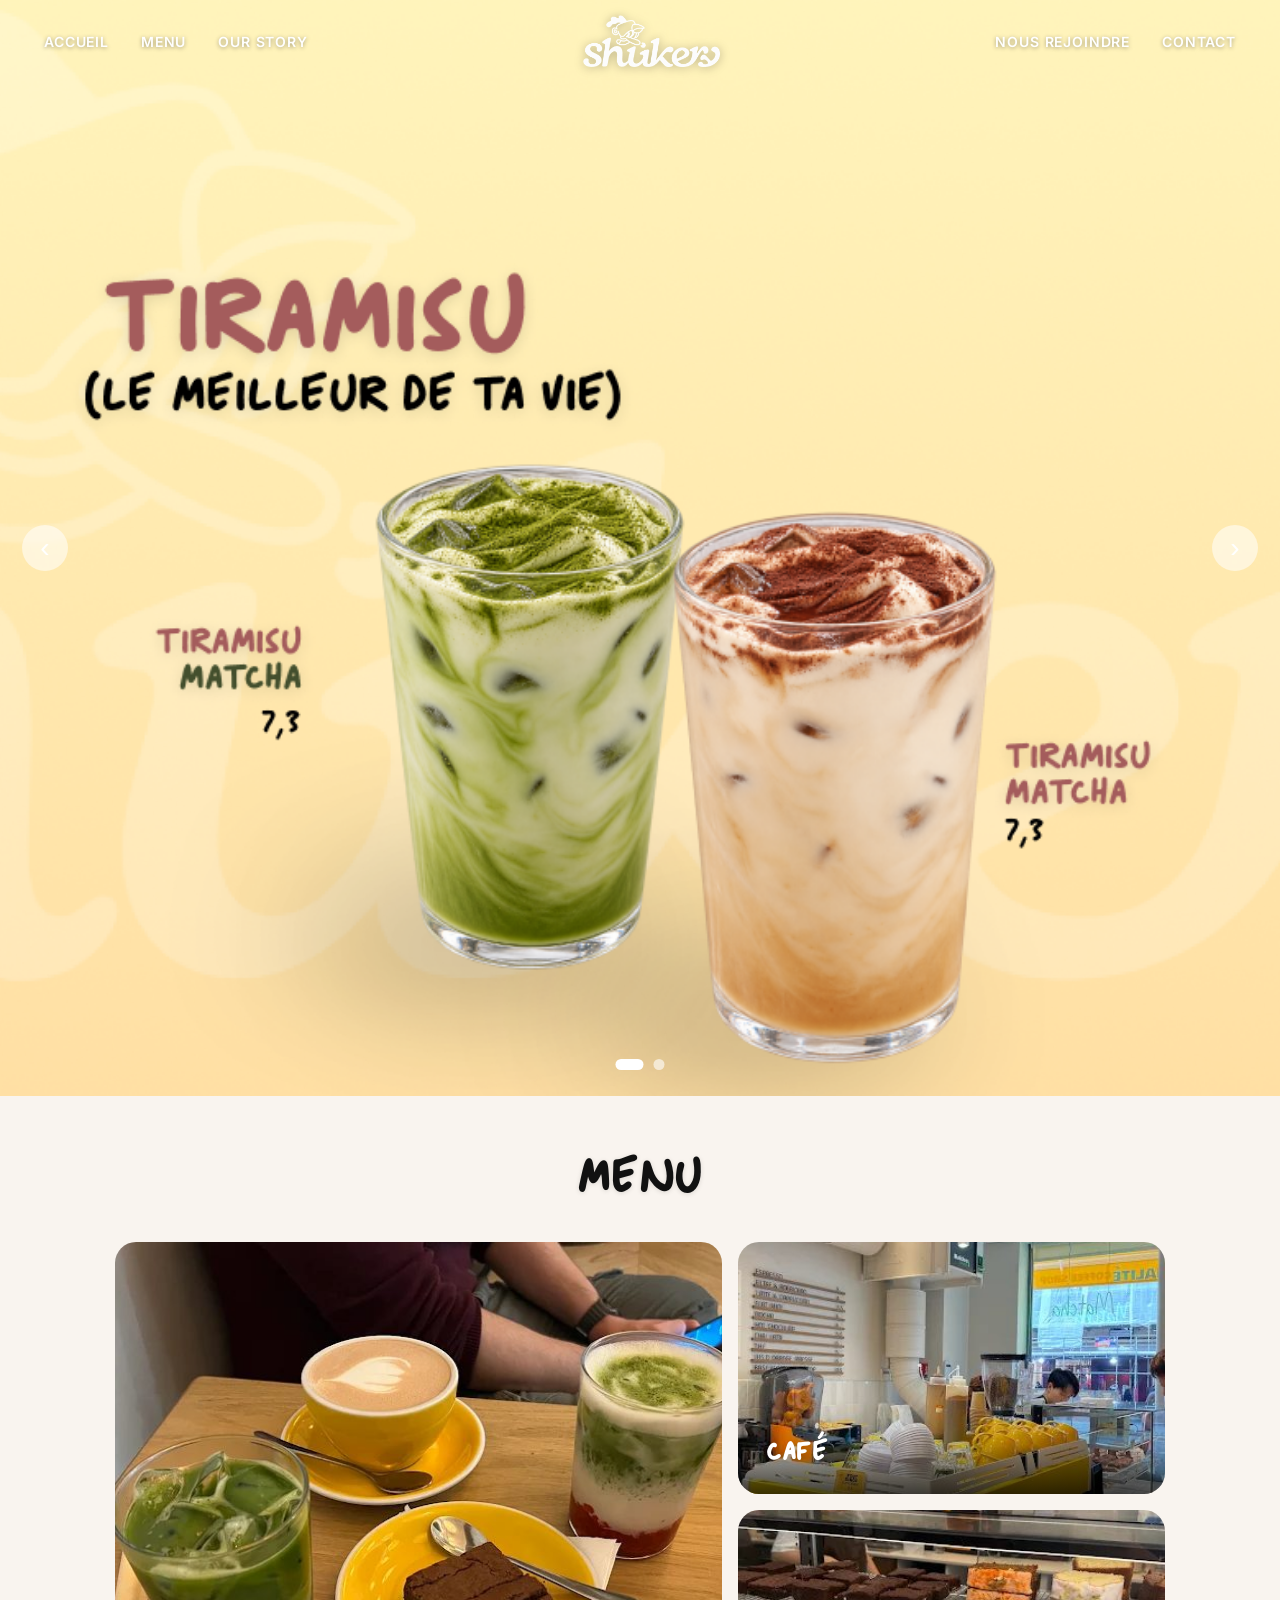
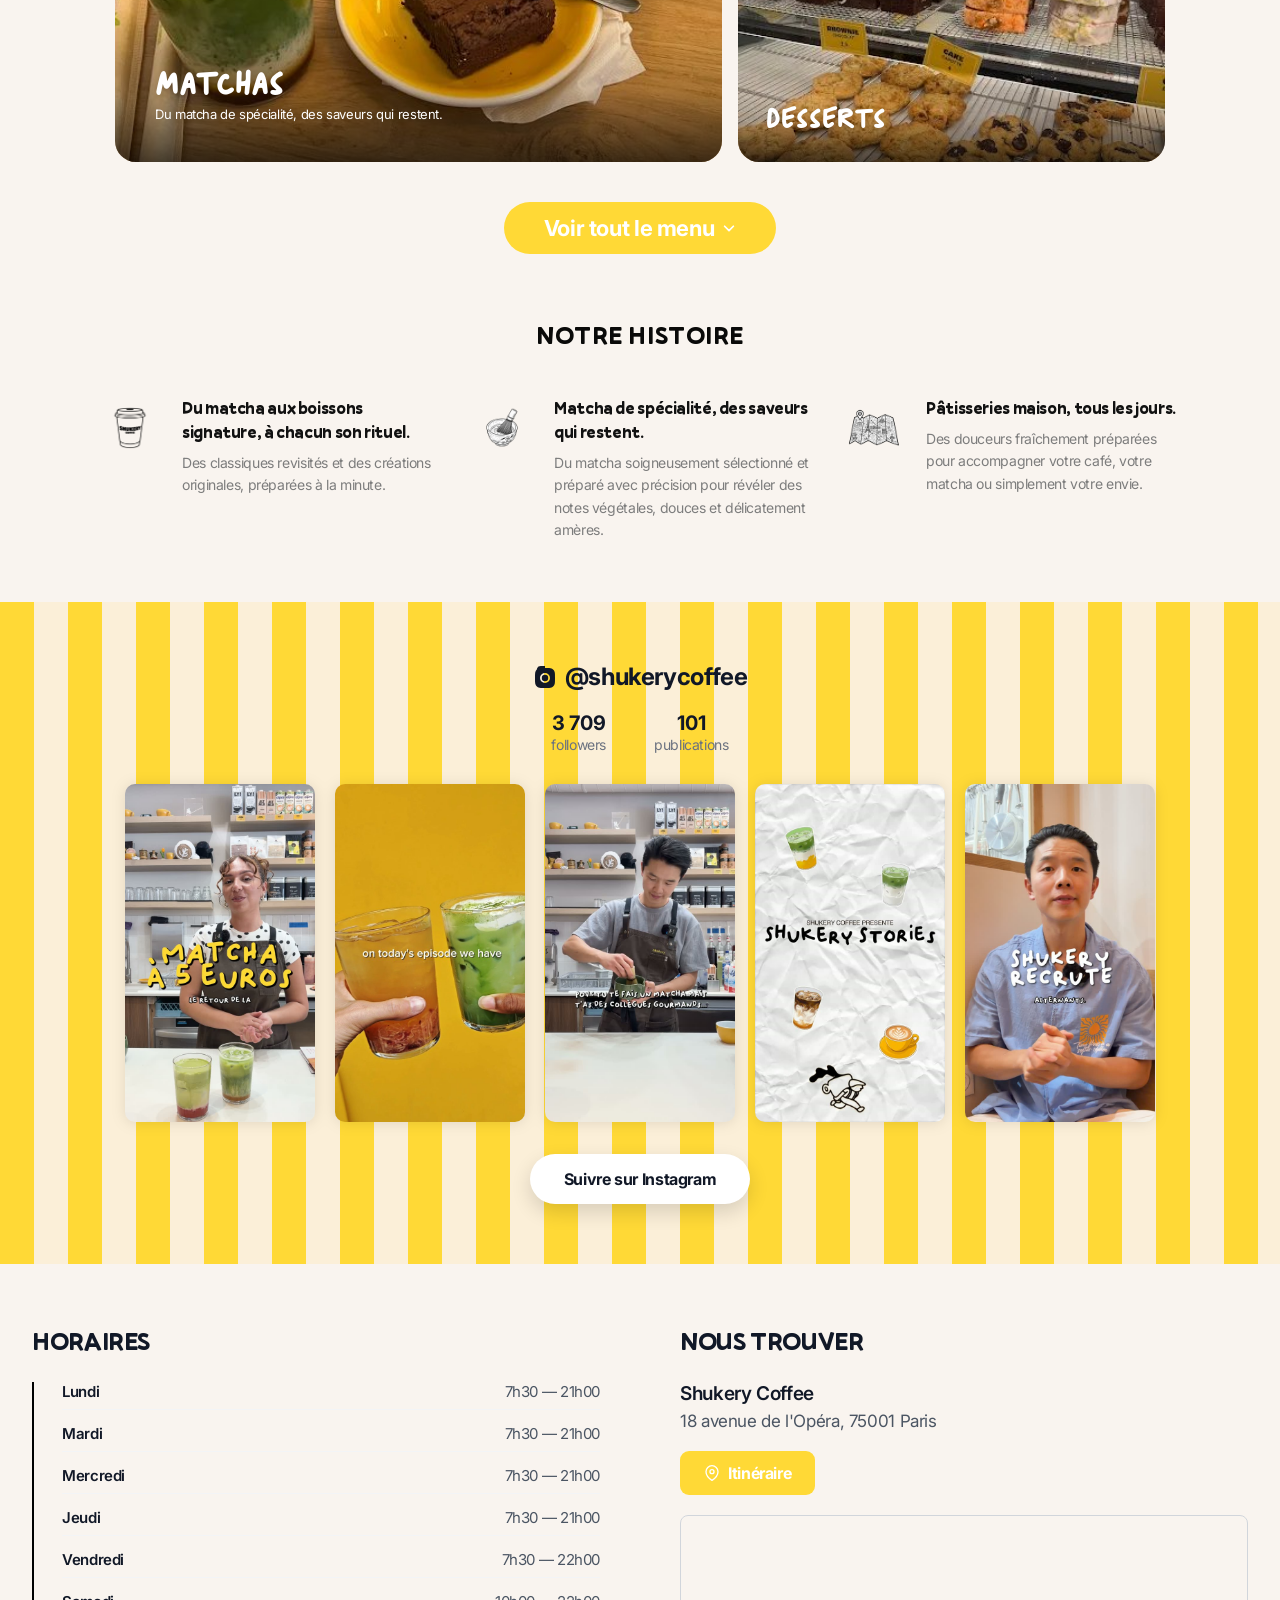
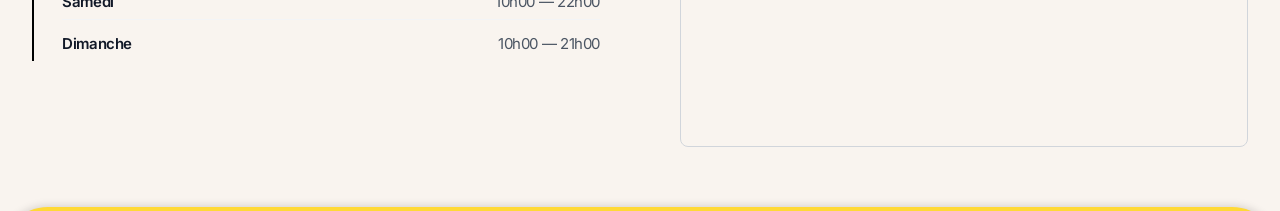
<file: index.html>
<!DOCTYPE html>
<html lang="fr">

<head>
	<meta charset="UTF-8">
	<meta name="viewport" content="width=device-width, initial-scale=1.0">
	<title>Shukery Coffee — Café de spécialité, Paris</title>
	<meta name="description" content="Shukery Coffee — café de spécialité et pâtisseries maison, 18 avenue de l'Opéra, Paris.">
	<link rel="icon" type="image/png" href="assets/figma/favicon-shukery.png">
	<link rel="preconnect" href="https://fonts.googleapis.com">
	<link rel="preconnect" href="https://fonts.gstatic.com" crossorigin>
	<link href="https://fonts.googleapis.com/css2?family=Fredoka:wght@500;600;700&family=Inter:wght@400;500;600;700&display=swap" rel="stylesheet">
	<link rel="stylesheet" href="style.css">
</head>

<body class="sk-page">

	<header class="sk-header sk-header--overlay">
		<nav class="sk-nav" id="navbar">
			<ul class="sk-nav-links">
				<li><a href="#accueil">Accueil</a></li>
				<li><a href="menu.html">Menu</a></li>
				<li><a href="#histoire">Our Story</a></li>
			</ul>

			<a href="#accueil" class="sk-brand">
				<img src="assets/figma/logo-nav-white.png" alt="Shukery Coffee">
			</a>

			<ul class="sk-nav-links">
				<li><a href="equipe.html">Nous rejoindre</a></li>
				<li><a class="sk-nav-inert" aria-disabled="true">Contact</a></li>
			</ul>

			<button class="sk-nav-toggle" id="navToggle" aria-label="Ouvrir le menu" aria-expanded="false">
				<span></span><span></span><span></span>
			</button>
			<ul class="nav-links" id="navLinks">
				<li><a href="#accueil">Accueil</a></li>
				<li><a href="menu.html">Menu</a></li>
				<li><a href="#histoire">Our Story</a></li>
				<li><a href="equipe.html">Nous rejoindre</a></li>
				<li><a class="sk-nav-inert" aria-disabled="true">Contact</a></li>
			</ul>
		</nav>
	</header>

	<!-- ================= HERO ================= -->
	<section class="sk-hero" id="accueil">
		<div class="sk-hero-slider" id="skHeroSlider">

			<!-- SLIDE 1 — Tiramisu (jaune) -->
			<div class="sk-hero-slide sk-hero-slide--yellow is-active">
				<picture>
					<source media="(max-width:640px)" srcset="assets/figma/hero-banner-tiramisu-mobile.png">
					<img class="sk-hero-banner" src="assets/figma/hero-banner-tiramisu.png" alt="Tiramisu (le meilleur de ta vie) — Tiramisu Matcha 7,3, Tiramisu Latte 7,3">
				</picture>
			</div>

			<!-- SLIDE 2 — Homemade Peach (rose, édition limitée) -->
			<div class="sk-hero-slide sk-hero-slide--peach">
				<picture>
					<source media="(max-width:640px)" srcset="assets/figma/hero-banner-peach-mobile.png">
					<img class="sk-hero-banner" src="assets/figma/hero-banner-peach.png" alt="Homemade Peach, édition limitée — Matcha Latte Pêche, Thé Jasmin Pêche, Limon-Ade Pêche">
				</picture>
			</div>

			<button class="sk-hero-arrow sk-hero-arrow--prev" id="skHeroPrev" aria-label="Slide précédente">&#8249;</button>
			<button class="sk-hero-arrow sk-hero-arrow--next" id="skHeroNext" aria-label="Slide suivante">&#8250;</button>
			<div class="sk-hero-dots" id="skHeroDots"></div>
		</div>
	</section>

	<!-- ================= MENU ================= -->
	<section class="sk-menu-teaser" id="carte">
		<h2>Menu</h2>
		<div class="sk-menu-teaser-grid">
			<a href="menu.html" class="sk-menu-teaser-tile sk-menu-teaser-tile--big">
				<img src="assets/figma/home/menu-matchas.jpg" alt="">
				<div class="sk-menu-teaser-label">
					<h3>Matchas</h3>
					<p>Du matcha de spécialité, des saveurs qui restent.</p>
				</div>
			</a>
			<a href="menu.html" class="sk-menu-teaser-tile">
				<img src="assets/figma/home/menu-cafe.jpg" alt="">
				<div class="sk-menu-teaser-label"><h3>Café</h3></div>
			</a>
			<a href="menu.html" class="sk-menu-teaser-tile">
				<img src="assets/figma/home/menu-desserts.jpg" alt="">
				<div class="sk-menu-teaser-label"><h3>Desserts</h3></div>
			</a>
		</div>
		<a href="menu.html" class="sk-btn sk-btn--yellow-lg sk-menu-teaser-btn">
			Voir tout le menu
			<svg viewBox="0 0 16 16" fill="none" stroke="currentColor" stroke-width="2" stroke-linecap="round" stroke-linejoin="round"><path d="M6 3l5 5-5 5"/></svg>
		</a>
	</section>

	<!-- ================= NOTRE HISTOIRE ================= -->
	<section class="sk-histoire" id="histoire">
		<div class="sk-container">
			<h2>NOTRE HISTOIRE</h2>
			<div class="sk-histoire-grid">
				<div class="sk-histoire-item">
					<img src="assets/figma/icon-cup.png" alt="">
					<div>
						<h4>Du matcha aux boissons signature, à chacun son rituel.</h4>
						<p>Des classiques revisités et des créations originales, préparées à la minute.</p>
					</div>
				</div>
				<div class="sk-histoire-item">
					<img src="assets/figma/icon-whisk.png" alt="">
					<div>
						<h4>Matcha de spécialité, des saveurs qui restent.</h4>
						<p>Du matcha soigneusement sélectionné et préparé avec précision pour révéler des notes végétales, douces et délicatement amères.</p>
					</div>
				</div>
				<div class="sk-histoire-item">
					<img src="assets/figma/icon-pastry.png" alt="">
					<div>
						<h4>Pâtisseries maison, tous les jours.</h4>
						<p>Des douceurs fraîchement préparées pour accompagner votre café, votre matcha ou simplement votre envie.</p>
					</div>
				</div>
			</div>
		</div>
	</section>

	<!-- ================= INSTAGRAM ================= -->
	<section class="sk-insta">
		<div class="sk-insta-inner">
			<a class="sk-insta-handle" href="https://www.instagram.com/shukerycoffee/" target="_blank" rel="noopener">
				<svg viewBox="0 0 24 24" fill="currentColor"><path d="M12 2c2.7 0 3.05.01 4.12.06 1.07.05 1.8.22 2.43.47.66.26 1.22.6 1.77 1.15.55.55.9 1.11 1.15 1.77.25.63.42 1.36.47 2.43.05 1.07.06 1.42.06 4.12s-.01 3.05-.06 4.12c-.05 1.07-.22 1.8-.47 2.43a4.9 4.9 0 0 1-1.15 1.77 4.9 4.9 0 0 1-1.77 1.15c-.63.25-1.36.42-2.43.47-1.07.05-1.42.06-4.12.06s-3.05-.01-4.12-.06c-1.07-.05-1.8-.22-2.43-.47a4.9 4.9 0 0 1-1.77-1.15 4.9 4.9 0 0 1-1.15-1.77c-.25-.63-.42-1.36-.47-2.43C2.01 15.05 2 14.7 2 12s.01-3.05.06-4.12c.05-1.07.22-1.8.47-2.43.26-.66.6-1.22 1.15-1.77A4.9 4.9 0 0 1 5.45.53C6.08.28 6.81.11 7.88.06 8.95.01 9.3 0 12 0zm0 5a5 5 0 1 0 0 10 5 5 0 0 0 0-10zm0 8.2a3.2 3.2 0 1 1 0-6.4 3.2 3.2 0 0 1 0 6.4zm5.2-8.4a1.2 1.2 0 1 1-2.4 0 1.2 1.2 0 0 1 2.4 0z" transform="translate(0 2)"/></svg>
				@shukerycoffee
			</a>
			<div class="sk-insta-stats">
				<div><b>3 709</b><span>followers</span></div>
				<div><b>101</b><span>publications</span></div>
			</div>
			<div class="sk-insta-grid">
				<a class="sk-insta-cell" href="https://www.instagram.com/shukerycoffee/" target="_blank" rel="noopener">
					<video class="sk-insta-video" muted loop playsinline preload="none" poster="assets/figma/bg1.png">
						<source src="assets/figma/reels/reel-1.mp4" type="video/mp4">
					</video>
				</a>
				<a class="sk-insta-cell" href="https://www.instagram.com/shukerycoffee/" target="_blank" rel="noopener">
					<video class="sk-insta-video" muted loop playsinline preload="none" poster="assets/figma/bg2.png">
						<source src="assets/figma/reels/reel-2.mp4" type="video/mp4">
					</video>
				</a>
				<a class="sk-insta-cell" href="https://www.instagram.com/shukerycoffee/" target="_blank" rel="noopener">
					<video class="sk-insta-video" muted loop playsinline preload="none" poster="assets/figma/bg3.png">
						<source src="assets/figma/reels/reel-3.mp4" type="video/mp4">
					</video>
				</a>
				<a class="sk-insta-cell" href="https://www.instagram.com/shukerycoffee/" target="_blank" rel="noopener">
					<video class="sk-insta-video" muted loop playsinline preload="none" poster="assets/figma/bg4.png">
						<source src="assets/figma/reels/reel-4.mp4" type="video/mp4">
					</video>
				</a>
				<a class="sk-insta-cell" href="https://www.instagram.com/shukerycoffee/" target="_blank" rel="noopener">
					<video class="sk-insta-video" muted loop playsinline preload="none" poster="assets/figma/bg5.png">
						<source src="assets/figma/reels/reel-5.mp4" type="video/mp4">
					</video>
				</a>
			</div>
			<a href="https://www.instagram.com/shukerycoffee/" target="_blank" rel="noopener" class="sk-btn sk-btn--white">Suivre sur Instagram</a>
		</div>
	</section>

	<!-- ================= HORAIRES & NOUS TROUVER ================= -->
	<section class="sk-info" id="horaires">
		<div>
			<h2>Horaires</h2>
			<ul class="sk-hours">
				<li><span>Lundi</span><span>7h30 — 21h00</span></li>
				<li><span>Mardi</span><span>7h30 — 21h00</span></li>
				<li><span>Mercredi</span><span>7h30 — 21h00</span></li>
				<li><span>Jeudi</span><span>7h30 — 21h00</span></li>
				<li><span>Vendredi</span><span>7h30 — 22h00</span></li>
				<li><span>Samedi</span><span>10h00 — 22h00</span></li>
				<li><span>Dimanche</span><span>10h00 — 21h00</span></li>
			</ul>
		</div>
		<div class="sk-find" id="contact">
			<h2>Nous trouver</h2>
			<address>
				<span class="name">Shukery Coffee</span>
				<span class="addr">18 avenue de l'Opéra, 75001 Paris</span>
			</address>
			<a href="https://share.google/8jiG8aECyrSMz7OaW" target="_blank" rel="noopener" class="sk-btn sk-btn--yellow-pill">
				<svg viewBox="0 0 24 24" fill="none" stroke="currentColor" stroke-width="2" stroke-linecap="round" stroke-linejoin="round" style="width:16px;height:16px;"><path d="M21 10c0 7-9 13-9 13s-9-6-9-13a9 9 0 0 1 18 0z"/><circle cx="12" cy="10" r="3"/></svg>
				Itinéraire
			</a>
			<div class="sk-map-embed">
				<iframe src="https://www.google.com/maps?q=Shukery+Coffee,+18+avenue+de+l%27Op%C3%A9ra,+75001+Paris,+France&output=embed" loading="lazy" referrerpolicy="no-referrer-when-downgrade" aria-label="Localisation de Shukery Coffee sur Google Maps"></iframe>
			</div>
		</div>
	</section>

	<!-- ================= FOOTER ================= -->
	<footer class="sk-footer" id="rejoindre">
		<img class="sk-footer-illus" src="assets/figma/logo-nav-white.png" alt="">
		<div class="sk-footer-cols">
			<div class="sk-footer-col">
				<h4>Adresse</h4>
				<p>18 avenue de l'Opéra<br>75001 Paris, France</p>
			</div>
			<div class="sk-footer-col">
				<h4>Horaires</h4>
				<p>Lun - Ven: 7h30 - 21h00<br>Sam - Dim: 10h00 - 21h00</p>
			</div>
			<div class="sk-footer-col">
				<h4>Nous rejoindre</h4>
				<p><a class="sk-footer-link" href="equipe.html">Voir nos offres d'emploi →</a></p>
			</div>
			<div class="sk-footer-col">
				<h4>Social</h4>
				<div class="sk-footer-social">
					<a href="https://www.instagram.com/shukerycoffee/" target="_blank" rel="noopener" aria-label="Instagram">
						<img src="assets/figma/icon-instagram.svg" alt="">
					</a>
				</div>
			</div>
		</div>
	</footer>

	<script src="script.js"></script>
</body>

</html>
</file>
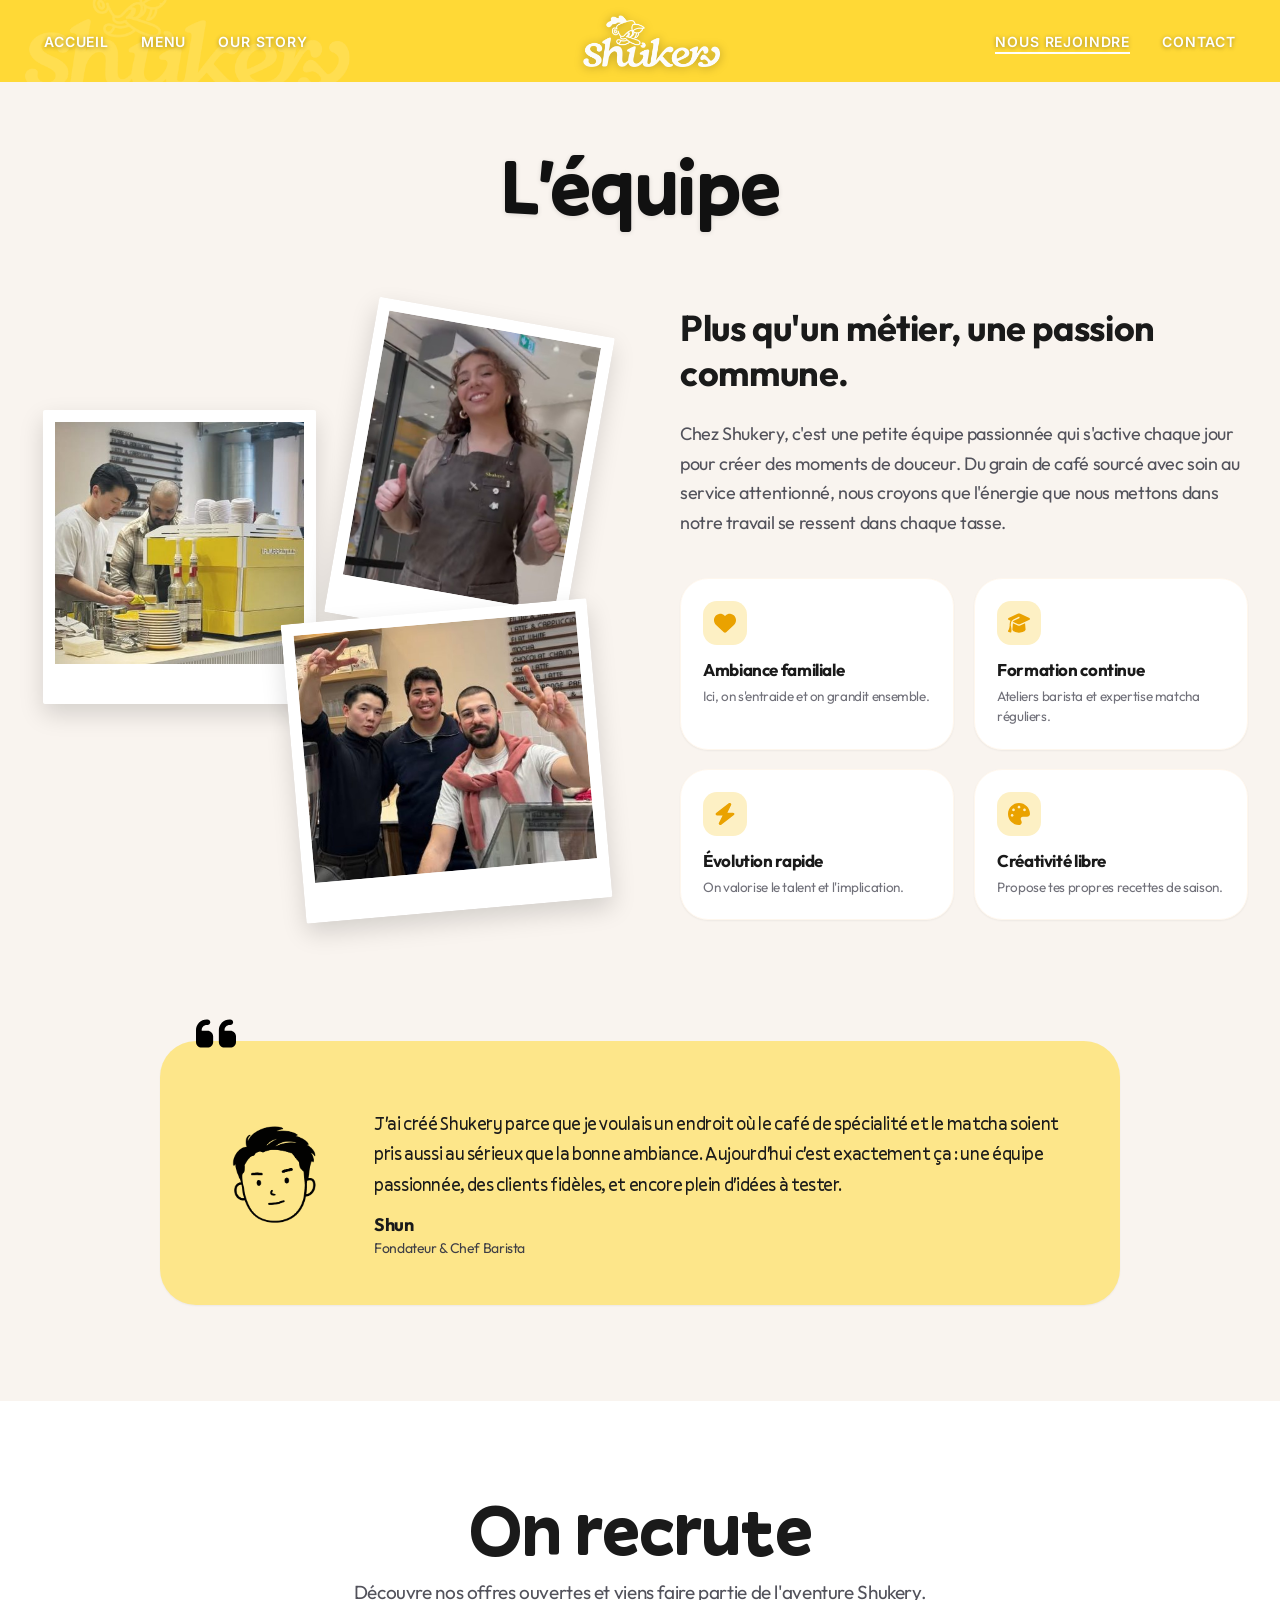
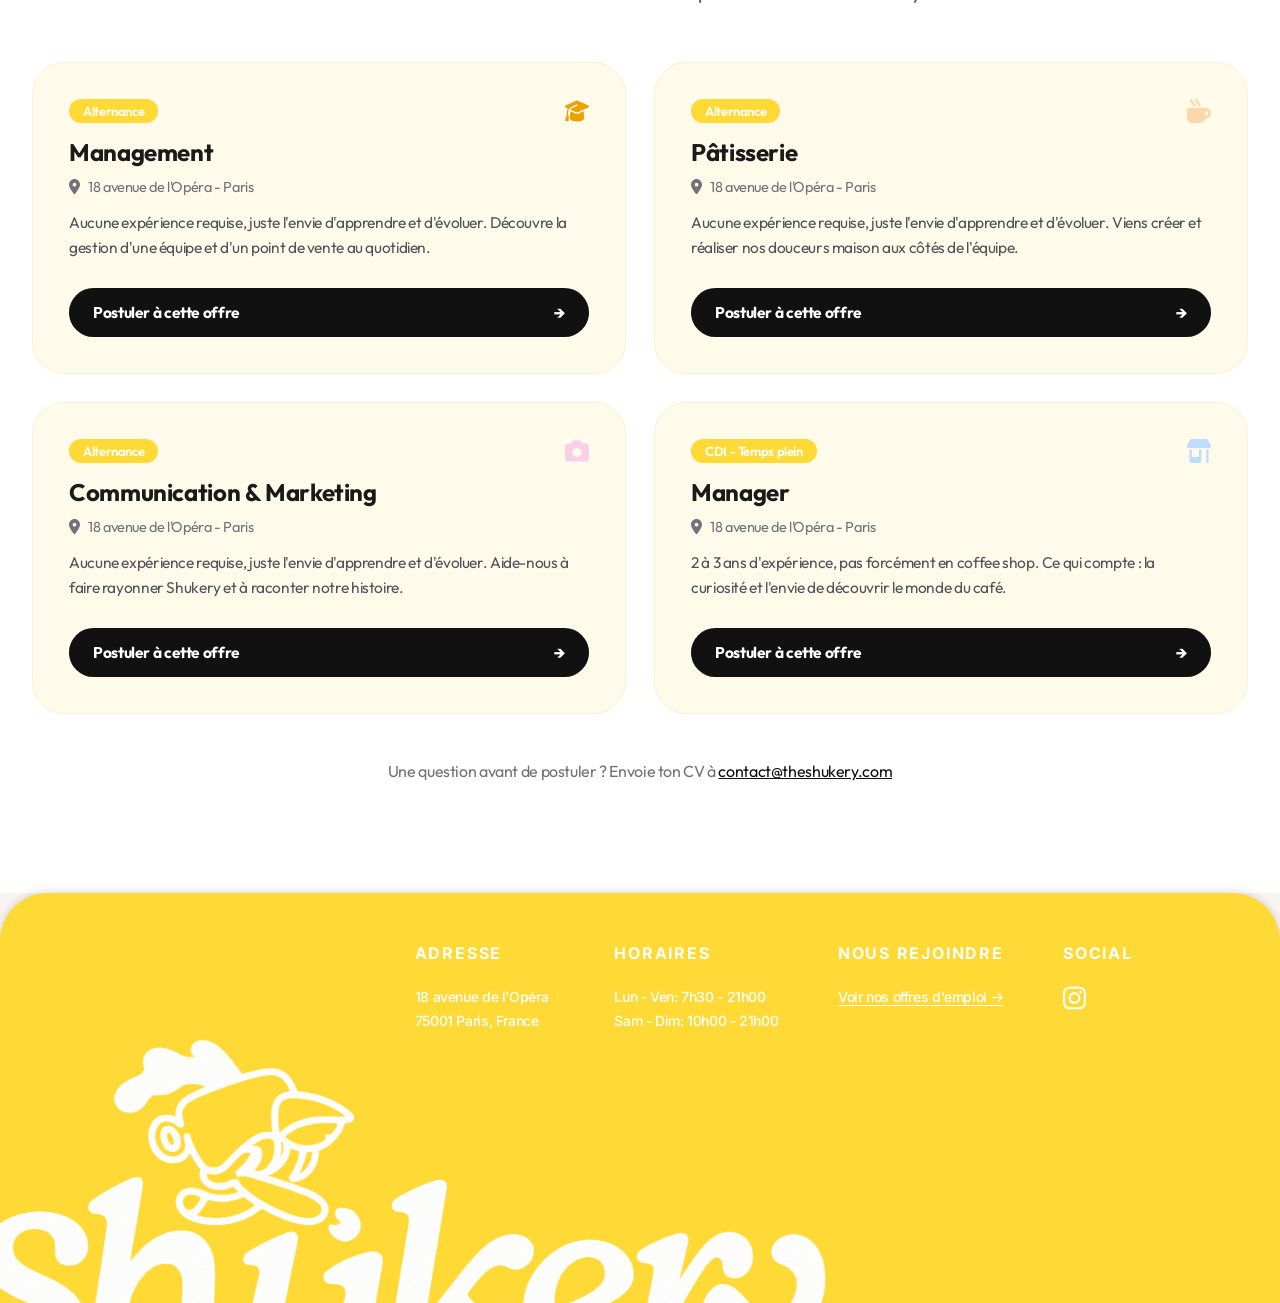
<file: equipe.html>
<!DOCTYPE html>
<html lang="fr">

<head>
	<meta charset="UTF-8">
	<meta name="viewport" content="width=device-width, initial-scale=1.0">
	<title>L'Équipe & Recrutement — Shukery Coffee, Paris</title>
	<meta name="description" content="Rencontre l'équipe Shukery Coffee et découvre nos offres d'emploi à Paris et Bordeaux.">
	<link rel="icon" type="image/png" href="assets/figma/favicon-shukery.png">
	<link rel="preconnect" href="https://fonts.googleapis.com">
	<link rel="preconnect" href="https://fonts.gstatic.com" crossorigin>
	<link href="https://fonts.googleapis.com/css2?family=Fredoka:wght@500;600;700&family=Inter:wght@400;500;600;700&family=Outfit:wght@400;500;600;700&display=swap" rel="stylesheet">
	<link rel="stylesheet" href="style.css">
</head>

<body class="sk-page">

	<header class="sk-header">
		<nav class="sk-nav" id="navbar">
			<ul class="sk-nav-links">
				<li><a href="index.html#accueil">Accueil</a></li>
				<li><a href="menu.html">Menu</a></li>
				<li><a href="index.html#histoire">Our Story</a></li>
			</ul>

			<a href="index.html#accueil" class="sk-brand">
				<img src="assets/figma/logo-nav-white.png" alt="Shukery Coffee">
			</a>

			<ul class="sk-nav-links">
				<li><a href="equipe.html" class="is-active">Nous rejoindre</a></li>
				<li><a class="sk-nav-inert" aria-disabled="true">Contact</a></li>
			</ul>

			<button class="sk-nav-toggle" id="navToggle" aria-label="Ouvrir le menu" aria-expanded="false">
				<span></span><span></span><span></span>
			</button>
			<ul class="nav-links" id="navLinks">
				<li><a href="index.html#accueil">Accueil</a></li>
				<li><a href="menu.html">Menu</a></li>
				<li><a href="index.html#histoire">Our Story</a></li>
				<li><a href="equipe.html" class="is-active">Nous rejoindre</a></li>
				<li><a class="sk-nav-inert" aria-disabled="true">Contact</a></li>
			</ul>
		</nav>
	</header>

	<!-- ================= TITRE ================= -->
	<h1 class="sk-eq-title">L'équipe</h1>

	<!-- ================= INTRO + VALEURS ================= -->
	<section class="sk-eq-intro">
		<div class="sk-eq-collage">
			<img class="sk-eq-photo sk-eq-photo--1" src="assets/figma/equipe/team-thumbsup.jpg" alt="Membre de l'équipe Shukery">
			<img class="sk-eq-photo sk-eq-photo--2" src="assets/figma/equipe/team-machine.jpg" alt="L'équipe au comptoir, machine à espresso">
			<img class="sk-eq-photo sk-eq-photo--3" src="assets/figma/equipe/team-group.jpg" alt="L'équipe Shukery réunie">
		</div>
		<div class="sk-eq-about">
			<div>
				<h2>Plus qu'un métier, une passion commune.</h2>
				<p>Chez Shukery, c'est une petite équipe passionnée qui s'active chaque jour pour créer des moments de douceur. Du grain de café sourcé avec soin au service attentionné, nous croyons que l'énergie que nous mettons dans notre travail se ressent dans chaque tasse.</p>
			</div>
			<div class="sk-eq-values">
				<div class="sk-eq-value">
					<img src="assets/figma/equipe/icon-heart.svg" alt="" class="sk-eq-value-icon sk-eq-value-icon--orange">
					<h3>Ambiance familiale</h3>
					<p>Ici, on s'entraide et on grandit ensemble.</p>
				</div>
				<div class="sk-eq-value">
					<img src="assets/figma/equipe/icon-graduation.svg" alt="" class="sk-eq-value-icon sk-eq-value-icon--green">
					<h3>Formation continue</h3>
					<p>Ateliers barista et expertise matcha réguliers.</p>
				</div>
				<div class="sk-eq-value">
					<img src="assets/figma/equipe/icon-lightning.svg" alt="" class="sk-eq-value-icon sk-eq-value-icon--blue">
					<h3>Évolution rapide</h3>
					<p>On valorise le talent et l'implication.</p>
				</div>
				<div class="sk-eq-value">
					<img src="assets/figma/equipe/icon-palette.svg" alt="" class="sk-eq-value-icon sk-eq-value-icon--purple">
					<h3>Créativité libre</h3>
					<p>Propose tes propres recettes de saison.</p>
				</div>
			</div>
		</div>
	</section>

	<!-- ================= CITATION ================= -->
	<section class="sk-eq-quote-wrap">
		<div class="sk-eq-quote">
			<img class="sk-eq-quote-mark" src="assets/figma/equipe/icon-quote.svg" alt="">
			<img class="sk-eq-quote-avatar" src="assets/figma/equipe/shun-avatar.png" alt="Shun, fondateur de Shukery">
			<div class="sk-eq-quote-text">
				<p>J'ai créé Shukery parce que je voulais un endroit où le café de spécialité et le matcha soient pris aussi au sérieux que la bonne ambiance. Aujourd'hui c'est exactement ça&nbsp;: une équipe passionnée, des clients fidèles, et encore plein d'idées à tester.</p>
				<h4>Shun</h4>
				<span>Fondateur &amp; Chef Barista</span>
			</div>
		</div>
	</section>

	<!-- ================= ON RECRUTE ================= -->
	<section class="sk-eq-jobs">
		<h2 class="sk-eq-jobs-title">On recrute</h2>
		<p class="sk-eq-jobs-sub">Découvre nos offres ouvertes et viens faire partie de l'aventure Shukery.</p>

		<div class="sk-eq-jobs-grid">
				<div class="sk-eq-job">
					<div class="sk-eq-job-top">
						<span class="sk-eq-tag">Alternance</span>
						<img src="assets/figma/equipe/icon-graduation.svg" alt="" class="sk-eq-job-icon">
					</div>
					<h3>Management</h3>
					<div class="sk-eq-job-loc"><img src="assets/figma/equipe/icon-pin.svg" alt="">18 avenue de l'Opéra - Paris</div>
					<p>Aucune expérience requise, juste l'envie d'apprendre et d'évoluer. Découvre la gestion d'une équipe et d'un point de vente au quotidien.</p>
					<a href="mailto:contact@theshukery.com?subject=Candidature%20Alternance%20-%20Management" class="sk-eq-apply">Postuler à cette offre <span>→</span></a>
				</div>
				<div class="sk-eq-job">
					<div class="sk-eq-job-top">
						<span class="sk-eq-tag">Alternance</span>
						<img src="assets/figma/equipe/icon-cup.svg" alt="" class="sk-eq-job-icon">
					</div>
					<h3>Pâtisserie</h3>
					<div class="sk-eq-job-loc"><img src="assets/figma/equipe/icon-pin.svg" alt="">18 avenue de l'Opéra - Paris</div>
					<p>Aucune expérience requise, juste l'envie d'apprendre et d'évoluer. Viens créer et réaliser nos douceurs maison aux côtés de l'équipe.</p>
					<a href="mailto:contact@theshukery.com?subject=Candidature%20Alternance%20-%20Patisserie" class="sk-eq-apply">Postuler à cette offre <span>→</span></a>
				</div>
				<div class="sk-eq-job">
					<div class="sk-eq-job-top">
						<span class="sk-eq-tag">Alternance</span>
						<img src="assets/figma/equipe/icon-camera.svg" alt="" class="sk-eq-job-icon">
					</div>
					<h3>Communication &amp; Marketing</h3>
					<div class="sk-eq-job-loc"><img src="assets/figma/equipe/icon-pin.svg" alt="">18 avenue de l'Opéra - Paris</div>
					<p>Aucune expérience requise, juste l'envie d'apprendre et d'évoluer. Aide-nous à faire rayonner Shukery et à raconter notre histoire.</p>
					<a href="mailto:contact@theshukery.com?subject=Candidature%20Alternance%20-%20Communication%20Marketing" class="sk-eq-apply">Postuler à cette offre <span>→</span></a>
				</div>
				<div class="sk-eq-job">
					<div class="sk-eq-job-top">
						<span class="sk-eq-tag">CDI - Temps plein</span>
						<img src="assets/figma/equipe/icon-shop.svg" alt="" class="sk-eq-job-icon">
					</div>
					<h3>Manager</h3>
					<div class="sk-eq-job-loc"><img src="assets/figma/equipe/icon-pin.svg" alt="">18 avenue de l'Opéra - Paris</div>
					<p>2 à 3 ans d'expérience, pas forcément en coffee shop. Ce qui compte&nbsp;: la curiosité et l'envie de découvrir le monde du café.</p>
					<a href="mailto:contact@theshukery.com?subject=Candidature%20-%20Manager" class="sk-eq-apply">Postuler à cette offre <span>→</span></a>
				</div>
			</div>

			<p class="sk-eq-jobs-contact">Une question avant de postuler&nbsp;? Envoie ton CV à <a href="mailto:contact@theshukery.com">contact@theshukery.com</a></p>
		</section>

	<!-- ================= FOOTER ================= -->
	<footer class="sk-footer" id="rejoindre">
		<img class="sk-footer-illus" src="assets/figma/logo-nav-white.png" alt="">
		<div class="sk-footer-cols">
			<div class="sk-footer-col">
				<h4>Adresse</h4>
				<p>18 avenue de l'Opéra<br>75001 Paris, France</p>
			</div>
			<div class="sk-footer-col">
				<h4>Horaires</h4>
				<p>Lun - Ven: 7h30 - 21h00<br>Sam - Dim: 10h00 - 21h00</p>
			</div>
			<div class="sk-footer-col">
				<h4>Nous rejoindre</h4>
				<p><a class="sk-footer-link" href="equipe.html">Voir nos offres d'emploi →</a></p>
			</div>
			<div class="sk-footer-col">
				<h4>Social</h4>
				<div class="sk-footer-social">
					<a href="https://www.instagram.com/shukerycoffee/" target="_blank" rel="noopener" aria-label="Instagram">
						<img src="assets/figma/icon-instagram.svg" alt="">
					</a>
				</div>
			</div>
		</div>
	</footer>

	<script src="script.js"></script>
</body>
</html>
</file>
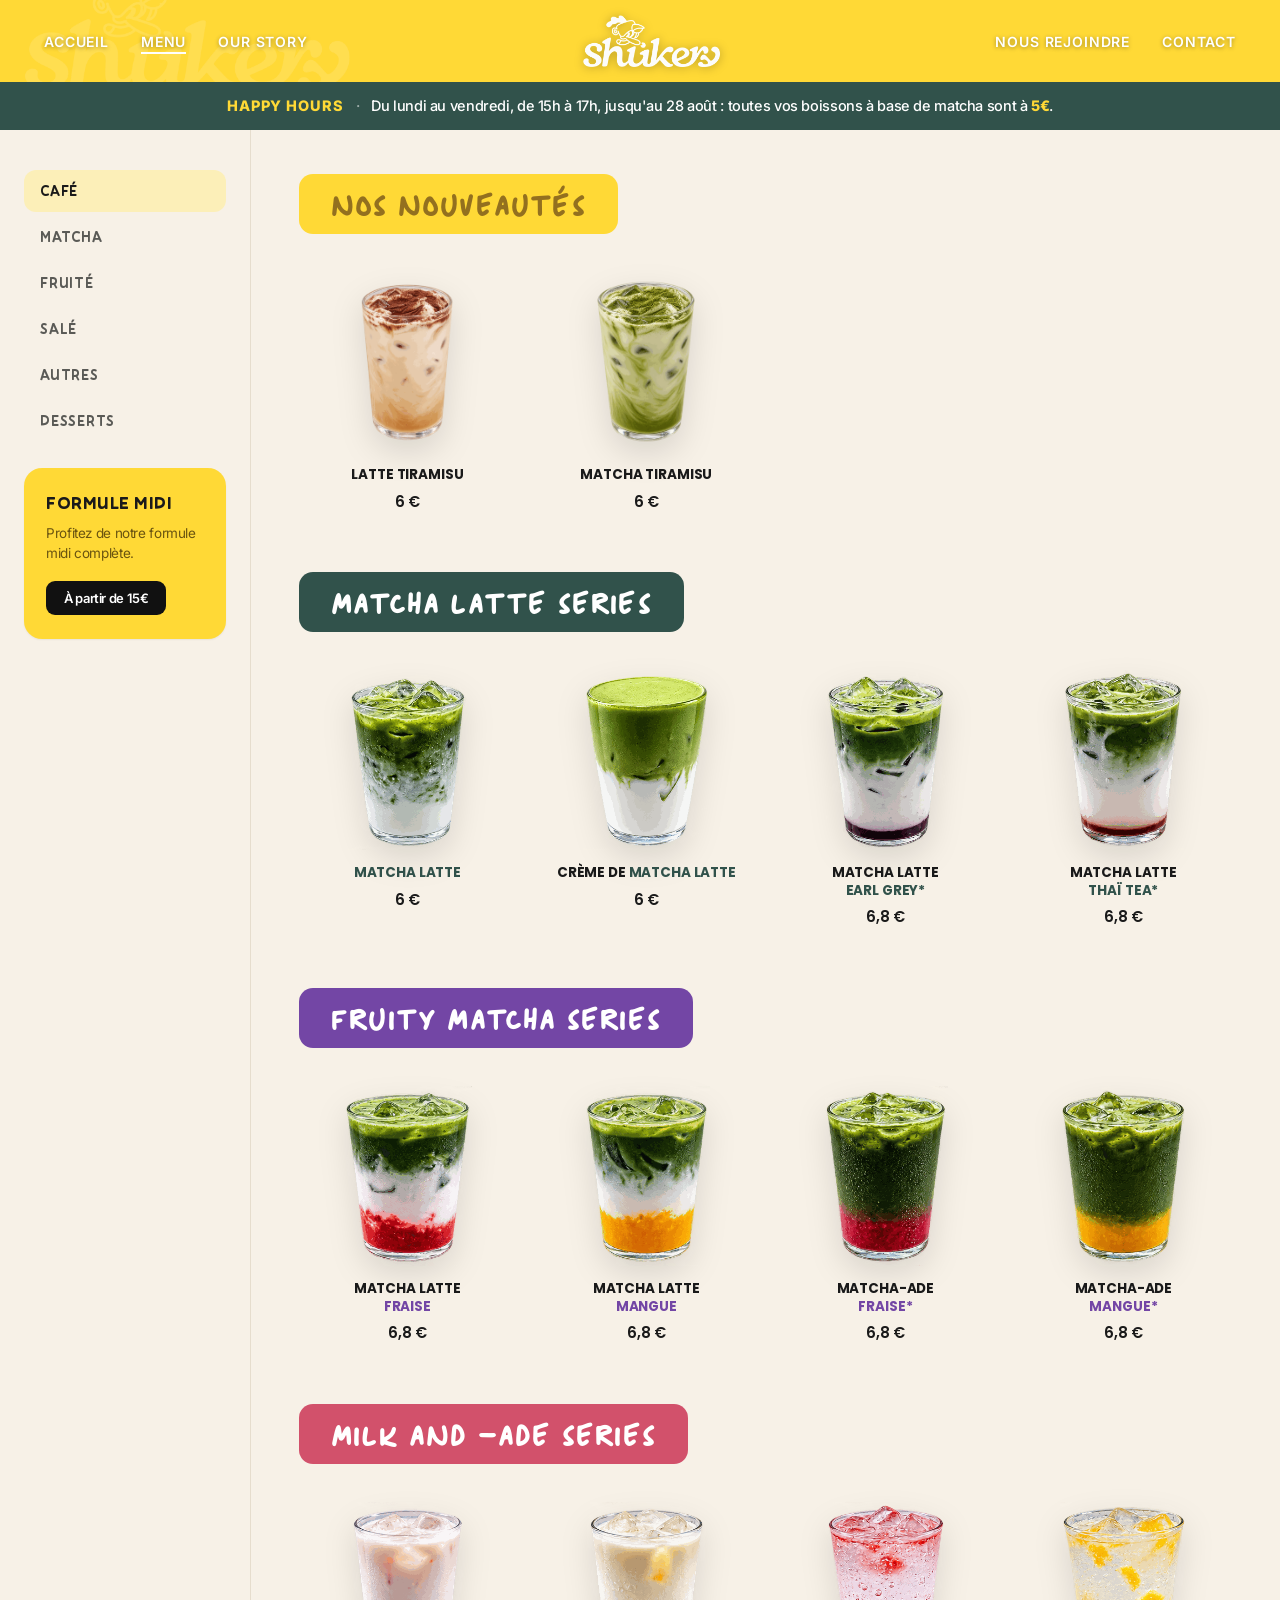
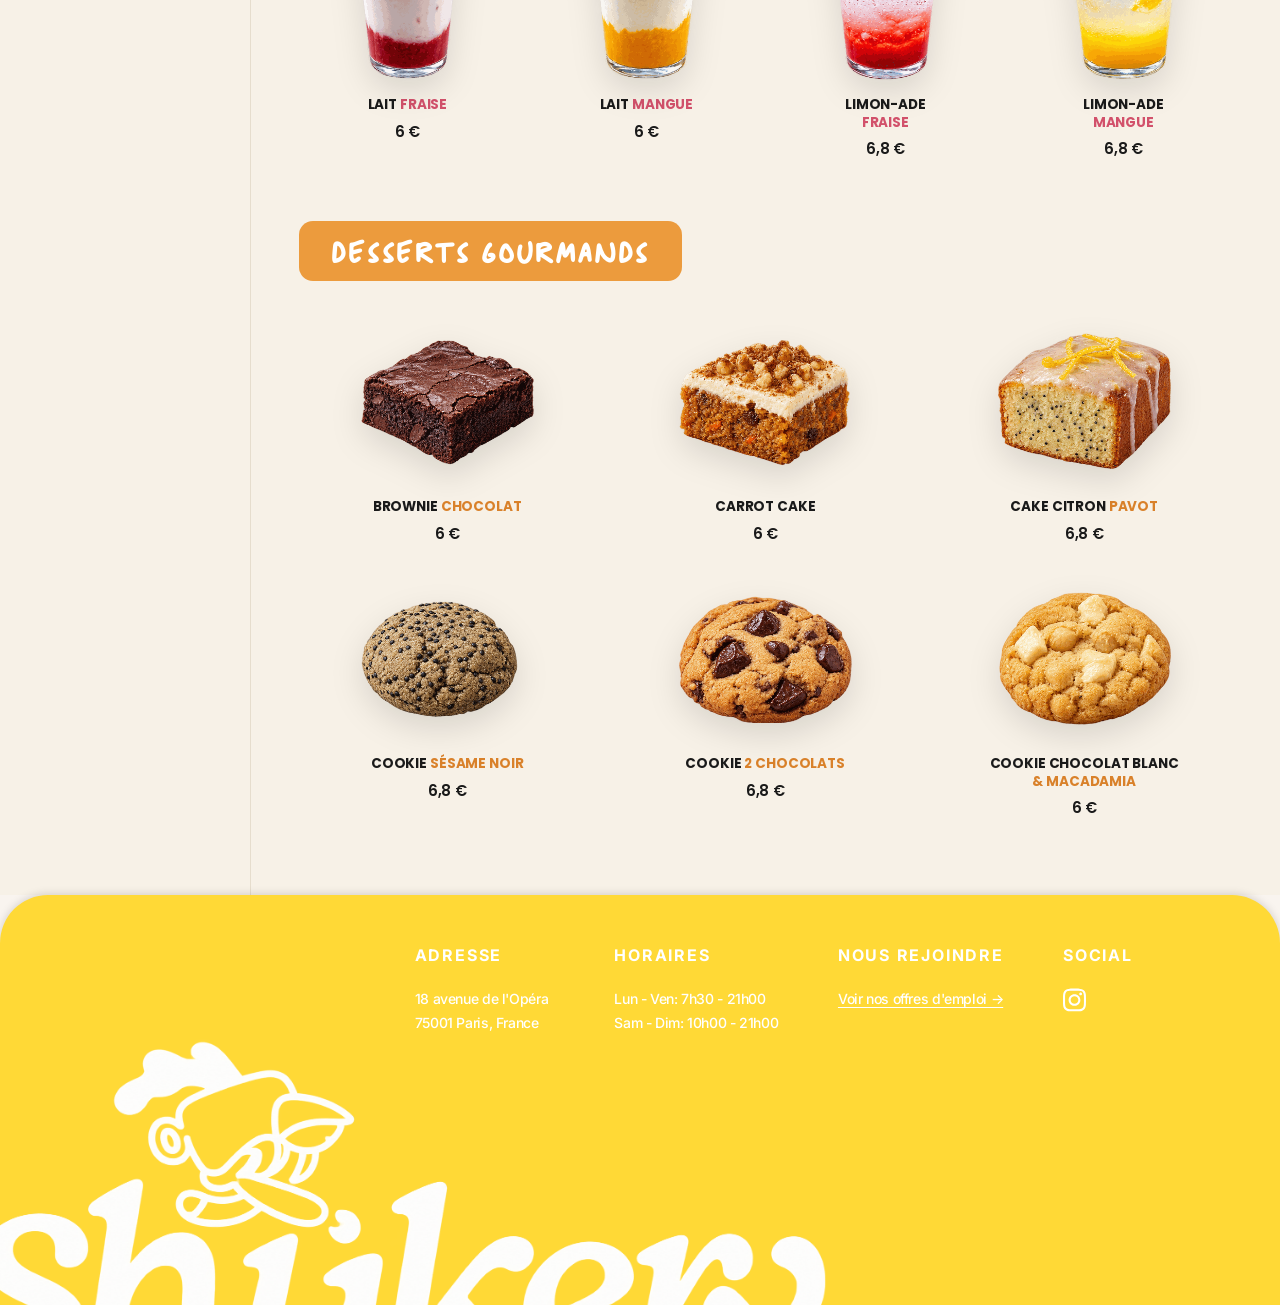
<file: menu.html>
<!DOCTYPE html>
<html lang="fr">

<head>
	<meta charset="UTF-8">
	<meta name="viewport" content="width=device-width, initial-scale=1.0">
	<title>Menu — Shukery Coffee, Paris</title>
	<meta name="description" content="La carte matcha de Shukery Coffee — matcha latte, boissons fruitées et laits parfumés, 18 avenue de l'Opéra, Paris.">
	<link rel="icon" type="image/png" href="assets/figma/favicon-shukery.png">
	<link rel="preconnect" href="https://fonts.googleapis.com">
	<link rel="preconnect" href="https://fonts.gstatic.com" crossorigin>
	<link href="https://fonts.googleapis.com/css2?family=Fredoka:wght@500;600;700&family=Inter:wght@400;500;600;700&family=Poppins:wght@600;700;800&display=swap" rel="stylesheet">
	<link rel="stylesheet" href="style.css">
</head>

<body class="sk-page">

	<header class="sk-header">
		<nav class="sk-nav" id="navbar">
			<ul class="sk-nav-links">
				<li><a href="index.html#accueil">Accueil</a></li>
				<li><a href="menu.html" class="is-active">Menu</a></li>
				<li><a href="index.html#histoire">Our Story</a></li>
			</ul>

			<a href="index.html#accueil" class="sk-brand">
				<img src="assets/figma/logo-nav-white.png" alt="Shukery Coffee">
			</a>

			<ul class="sk-nav-links">
				<li><a href="equipe.html">Nous rejoindre</a></li>
				<li><a class="sk-nav-inert" aria-disabled="true">Contact</a></li>
			</ul>

			<button class="sk-nav-toggle" id="navToggle" aria-label="Ouvrir le menu" aria-expanded="false">
				<span></span><span></span><span></span>
			</button>
			<ul class="nav-links" id="navLinks">
				<li><a href="index.html#accueil">Accueil</a></li>
				<li><a href="menu.html" class="is-active">Menu</a></li>
				<li><a href="index.html#histoire">Our Story</a></li>
				<li><a href="equipe.html">Nous rejoindre</a></li>
				<li><a class="sk-nav-inert" aria-disabled="true">Contact</a></li>
			</ul>
		</nav>
	</header>

	<!-- ================= BANDEAU HAPPY HOURS ================= -->
	<div class="sk-happy">
		<p><b>Happy Hours</b><span class="sk-happy-sep">·</span>Du lundi au vendredi, de 15h à 17h, jusqu'au 28 août&nbsp;: toutes vos boissons à base de matcha sont à <span class="sk-happy-price">5€</span>.</p>
	</div>

	<!-- ================= CARTE : SIDEBAR + SECTIONS ================= -->
	<main class="sk-cm">
		<div class="sk-cm-wrap">

			<!-- Sidebar catégories -->
			<aside class="sk-cm-side">
				<ul class="sk-cm-cat">
					<li><a href="#nouveautes" class="is-active">Café</a></li>
					<li><a href="#matcha">Matcha</a></li>
					<li><a href="#fruity">Fruité</a></li>
					<li><a href="#milk">Salé</a></li>
					<li><a href="#milk">Autres</a></li>
					<li><a href="#desserts">Desserts</a></li>
				</ul>
				<div class="sk-cm-formule">
					<h4>Formule Midi</h4>
					<p>Profitez de notre formule midi complète.</p>
					<a href="index.html#contact" class="sk-cm-formule-btn">À partir de 15€</a>
				</div>
			</aside>

			<!-- Contenu -->
			<div class="sk-cm-main">

				<!-- Nos Nouveautés -->
				<section id="nouveautes" class="sk-cm-section">
					<span class="sk-cm-band sk-cm-band--yellow">Nos Nouveautés</span>
					<div class="sk-cm-grid">
						<div class="sk-cm-item">
							<img src="assets/figma/latte-tiramisu.png" alt="Latte Tiramisu">
							<h4>Latte Tiramisu</h4>
							<span class="sk-cm-price">6 €</span>
						</div>
						<div class="sk-cm-item">
							<img src="assets/figma/matcha-tiramisu.png" alt="Matcha Tiramisu">
							<h4>Matcha Tiramisu</h4>
							<span class="sk-cm-price">6 €</span>
						</div>
					</div>
				</section>

				<!-- Matcha Latte Series -->
				<section id="matcha" class="sk-cm-section">
					<span class="sk-cm-band sk-cm-band--green">Matcha Latte Series</span>
					<div class="sk-cm-grid">
						<div class="sk-cm-item">
							<img src="assets/figma/menu/drink-matcha-latte.png" alt="Matcha Latte">
							<h4><span class="accent-green">Matcha Latte</span></h4>
							<span class="sk-cm-price">6 €</span>
						</div>
						<div class="sk-cm-item">
							<img src="assets/figma/menu/drink-creme-matcha-latte.png" alt="Crème de Matcha Latte">
							<h4>Crème de <span class="accent-green">Matcha Latte</span></h4>
							<span class="sk-cm-price">6 €</span>
						</div>
						<div class="sk-cm-item">
							<img src="assets/figma/menu/drink-matcha-latte-earlgrey.png" alt="Matcha Latte Earl Grey">
							<h4>Matcha Latte<br><span class="accent-green">Earl Grey*</span></h4>
							<span class="sk-cm-price">6,8 €</span>
						</div>
						<div class="sk-cm-item">
							<img src="assets/figma/menu/drink-matcha-latte-thaitea.png" alt="Matcha Latte Thaï Tea">
							<h4>Matcha Latte<br><span class="accent-green">Thaï Tea*</span></h4>
							<span class="sk-cm-price">6,8 €</span>
						</div>
					</div>
				</section>

				<!-- Fruity Matcha Series -->
				<section id="fruity" class="sk-cm-section">
					<span class="sk-cm-band sk-cm-band--purple">Fruity Matcha Series</span>
					<div class="sk-cm-grid">
						<div class="sk-cm-item">
							<img src="assets/figma/menu/drink-matcha-latte-fraise.png" alt="Matcha Latte Fraise">
							<h4>Matcha Latte<br><span class="accent-purple">Fraise</span></h4>
							<span class="sk-cm-price">6,8 €</span>
						</div>
						<div class="sk-cm-item">
							<img src="assets/figma/menu/drink-matcha-latte-mangue.png" alt="Matcha Latte Mangue">
							<h4>Matcha Latte<br><span class="accent-purple">Mangue</span></h4>
							<span class="sk-cm-price">6,8 €</span>
						</div>
						<div class="sk-cm-item">
							<img src="assets/figma/menu/drink-matcha-ade-fraise.png" alt="Matcha-Ade Fraise">
							<h4>Matcha-Ade<br><span class="accent-purple">Fraise*</span></h4>
							<span class="sk-cm-price">6,8 €</span>
						</div>
						<div class="sk-cm-item">
							<img src="assets/figma/menu/drink-matcha-ade-mangue.png" alt="Matcha-Ade Mangue">
							<h4>Matcha-Ade<br><span class="accent-purple">Mangue*</span></h4>
							<span class="sk-cm-price">6,8 €</span>
						</div>
					</div>
				</section>

				<!-- Milk and -Ade Series -->
				<section id="milk" class="sk-cm-section">
					<span class="sk-cm-band sk-cm-band--pink">Milk and -Ade Series</span>
					<div class="sk-cm-grid">
						<div class="sk-cm-item">
							<img src="assets/figma/menu/drink-lait-fraise.png" alt="Lait Fraise">
							<h4>Lait <span class="accent-pink">Fraise</span></h4>
							<span class="sk-cm-price">6 €</span>
						</div>
						<div class="sk-cm-item">
							<img src="assets/figma/menu/drink-lait-mangue.png" alt="Lait Mangue">
							<h4>Lait <span class="accent-pink">Mangue</span></h4>
							<span class="sk-cm-price">6 €</span>
						</div>
						<div class="sk-cm-item">
							<img src="assets/figma/menu/drink-limonade-fraise.png" alt="Limon-Ade Fraise">
							<h4>Limon-Ade<br><span class="accent-pink">Fraise</span></h4>
							<span class="sk-cm-price">6,8 €</span>
						</div>
						<div class="sk-cm-item">
							<img src="assets/figma/menu/drink-limonade-mangue.png" alt="Limon-Ade Mangue">
							<h4>Limon-Ade<br><span class="accent-pink">Mangue</span></h4>
							<span class="sk-cm-price">6,8 €</span>
						</div>
					</div>
				</section>

				<!-- Desserts Gourmands -->
				<section id="desserts" class="sk-cm-section">
					<span class="sk-cm-band sk-cm-band--orange">Desserts Gourmands</span>
					<div class="sk-cm-grid sk-cm-grid--6">
						<div class="sk-cm-item">
							<img src="assets/figma/menu/dessert-brownie-chocolat.png" alt="Brownie Chocolat">
							<h4>Brownie <span class="accent-orange">Chocolat</span></h4>
							<span class="sk-cm-price">6 €</span>
						</div>
						<div class="sk-cm-item">
							<img src="assets/figma/menu/dessert-carrot-cake.png" alt="Carrot Cake">
							<h4>Carrot Cake</h4>
							<span class="sk-cm-price">6 €</span>
						</div>
						<div class="sk-cm-item">
							<img src="assets/figma/menu/dessert-cake-citron-pavot.png" alt="Cake Citron Pavot">
							<h4>Cake Citron <span class="accent-orange">Pavot</span></h4>
							<span class="sk-cm-price">6,8 €</span>
						</div>
						<div class="sk-cm-item">
							<img src="assets/figma/menu/dessert-cookie-sesame-noir.png" alt="Cookie Sésame Noir">
							<h4>Cookie <span class="accent-orange">Sésame Noir</span></h4>
							<span class="sk-cm-price">6,8 €</span>
						</div>
						<div class="sk-cm-item">
							<img src="assets/figma/menu/dessert-cookie-2-chocolats.png" alt="Cookie 2 Chocolats">
							<h4>Cookie <span class="accent-orange">2 Chocolats</span></h4>
							<span class="sk-cm-price">6,8 €</span>
						</div>
						<div class="sk-cm-item">
							<img src="assets/figma/menu/dessert-cookie-blanc-macadamia.png" alt="Cookie Chocolat Blanc et Macadamia">
							<h4>Cookie Chocolat Blanc<br><span class="accent-orange">&amp; Macadamia</span></h4>
							<span class="sk-cm-price">6 €</span>
						</div>
					</div>
				</section>

			</div>
		</div>
	</main>

	<!-- ================= FOOTER ================= -->
	<footer class="sk-footer" id="rejoindre">
		<img class="sk-footer-illus" src="assets/figma/logo-nav-white.png" alt="">
		<div class="sk-footer-cols">
			<div class="sk-footer-col">
				<h4>Adresse</h4>
				<p>18 avenue de l'Opéra<br>75001 Paris, France</p>
			</div>
			<div class="sk-footer-col">
				<h4>Horaires</h4>
				<p>Lun - Ven: 7h30 - 21h00<br>Sam - Dim: 10h00 - 21h00</p>
			</div>
			<div class="sk-footer-col">
				<h4>Nous rejoindre</h4>
				<p><a class="sk-footer-link" href="equipe.html">Voir nos offres d'emploi →</a></p>
			</div>
			<div class="sk-footer-col">
				<h4>Social</h4>
				<div class="sk-footer-social">
					<a href="https://www.instagram.com/shukerycoffee/" target="_blank" rel="noopener" aria-label="Instagram">
						<img src="assets/figma/icon-instagram.svg" alt="">
					</a>
				</div>
			</div>
		</div>
	</footer>

	<script src="script.js"></script>
</body>
</html>
</file>
<file: style.css>
/* =========================================================
   Design tokens + reset de base
   ========================================================= */
:root{
  --font: 'Pretendard', -apple-system, 'Malgun Gothic', sans-serif;
}

*{ box-sizing: border-box; }
html{ scroll-behavior: smooth; }
body{
  margin:0;
  font-family: var(--font);
  font-size:15px;
  letter-spacing: -0.025em;
  -webkit-font-smoothing: antialiased;
  overflow-x: clip;
}
img{ max-width:100%; display:block; }
a{ color: inherit; text-decoration:none; }
ul{ list-style:none; margin:0; padding:0; }
h1,h2,h3,h4{ margin:0; font-weight:600; }

/* Nav mobile : masquée par défaut, l'overlay .sk-nav .nav-links (plus bas) gère son affichage sous 980px */
.nav-links{ display:none; }

/* =========================================================
   SHUKERY — page d'accueil (implémentation Figma)
   Classes préfixées .sk- pour ne pas affecter le reste du site.
   ========================================================= */
@font-face{ font-family:'Anitype Journal'; src:url('assets/fonts/AnitypeJournal.otf') format('opentype'); font-weight:400; font-display:swap; }
@font-face{ font-family:'Pally Variable'; src:url('assets/fonts/PallyVariable.ttf') format('truetype'); font-weight:100 900; font-display:swap; }

.sk-page{ font-family:'Inter', var(--font); background:#F9F4EF; color:#111827; padding-top:0; }
.sk-page h1, .sk-page h2, .sk-page h3, .sk-page h4{ font-family:'Pally Variable', 'Fredoka', var(--font); font-weight:700; margin:0; }
.sk-container{ max-width:1280px; margin:0 auto; padding:0 32px; }
.sk-btn{ display:inline-flex; align-items:center; justify-content:center; gap:8px; font-family:'Inter', var(--font); font-weight:700; font-size:16px; border-radius:55px; padding:16px 32px; border:none; cursor:pointer; transition:transform .15s ease, box-shadow .15s ease; white-space:nowrap; }
.sk-btn:hover{ transform:translateY(-2px); }
.sk-btn--yellow{ background:#FFD936; color:#111827; border:2px solid rgba(207,170,9,.42); border-radius:6px; padding:12px 32px; }
.sk-btn--yellow-pill{ background:#FFD936; color:#fff; border-radius:9px; padding:12px 24px; font-size:16px; }
.sk-btn--yellow-lg{ background:#FFD936; color:#fff; border-radius:44px; padding:13px 40px; font-size:22px; }
.sk-btn--yellow-lg svg{ width:14px; height:14px; transform:rotate(90deg); }
.sk-btn--white{ background:#fff; color:#111827; border-radius:55px; padding:15px 34px; box-shadow:0 8px 20px rgba(0,0,0,.14); }
.sk-btn--white:hover{ box-shadow:0 12px 26px rgba(0,0,0,.2); }

/* HEADER — bannière desktop compacte + watermark abeille */
.sk-header{ background:#FFD936; position:sticky; top:0; z-index:30; overflow:hidden; }
/* Accueil : header transparent en overlay -> prend la couleur de la slide active */
.sk-header--overlay{ position:absolute; top:0; left:0; right:0; z-index:30; background:transparent; overflow:visible; }
.sk-header--overlay::before{ display:none; }
.sk-header::before{ content:""; position:absolute; left:22px; top:-34px; width:330px; height:180px; background:url('assets/figma/logo-nav-white.png') no-repeat left top; background-size:contain; opacity:.13; pointer-events:none; z-index:0; }
.sk-nav{ position:relative; z-index:1; max-width:1280px; margin:0 auto; padding:15px 44px; display:flex; align-items:center; justify-content:space-between; gap:16px; }
.sk-nav-links{ display:flex; gap:32px; list-style:none; margin:0; padding:0; }
.sk-nav-links a{ font-family:'Inter', var(--font); font-weight:600; font-size:14px; letter-spacing:.06em; text-transform:uppercase; color:#fff; text-shadow:0 1px 4px rgba(0,0,0,.38); }
.sk-nav-links a:hover{ opacity:.75; }
.sk-nav-inert{ cursor:default; }
.sk-nav-inert:hover{ opacity:1; }
.sk-brand img{ height:52px; width:auto; display:block; filter:drop-shadow(0 1px 5px rgba(0,0,0,.28)); }
.sk-nav-toggle{ display:none; flex-direction:column; gap:5px; background:none; border:none; cursor:pointer; padding:6px; }
.sk-nav-toggle span{ width:22px; height:2px; background:#fff; border-radius:2px; }

/* HERO — bannières exportées telles quelles depuis Figma (2x, sans la nav qui reste en overlay au-dessus) */
.sk-hero{ position:relative; background:#FFD936; overflow:hidden; }
.sk-hero-slide.sk-hero-slide--yellow{ background:linear-gradient(180deg,#FFF4BB 0%,#FFDFA4 100%); }
.sk-hero-slide.sk-hero-slide--peach{ background:linear-gradient(180deg,#FFBBD1 0%,#FDD68D 100%); }

/* Slider — flèches + points */
.sk-hero-arrow{ position:absolute; top:50%; transform:translateY(-50%); z-index:6; width:46px; height:46px; border-radius:50%;
  border:none; background:rgba(255,255,255,.55); color:#fff; font-size:28px; line-height:1; cursor:pointer;
  display:flex; align-items:center; justify-content:center; backdrop-filter:blur(2px); transition:background .15s ease; }
.sk-hero-arrow:hover{ background:rgba(255,255,255,.85); color:#F17E9E; }
.sk-hero-arrow--prev{ left:22px; } .sk-hero-arrow--next{ right:22px; }
.sk-hero-dots{ position:absolute; left:50%; bottom:26px; transform:translateX(-50%); z-index:6; display:flex; gap:10px; }
.sk-hero-dots button{ width:11px; height:11px; padding:0; border:none; border-radius:50%; background:rgba(255,255,255,.6); cursor:pointer; transition:width .2s ease, background .2s ease; }
.sk-hero-dots button.is-active{ width:28px; border-radius:6px; background:#fff; }
.sk-hero-slider{ position:relative; background:transparent; }
.sk-hero-slide{ position:absolute; inset:0; z-index:1; opacity:0; visibility:hidden; transition:opacity 1.2s ease-in-out; background:transparent; }
.sk-hero-slide.is-active{ position:relative; opacity:1; visibility:visible; z-index:2; }
.sk-hero-slide picture{ display:block; }
.sk-hero-banner{ display:block; width:100%; height:auto; max-width:1440px; margin:0 auto; }

/* BANDEAU HAPPY HOURS — fine bande promo sous le hero */
.sk-happy{ background:#31524B; color:#fff; text-align:center; padding:13px 20px; }
.sk-happy p{ margin:0 auto; max-width:1040px; font-family:'Inter', var(--font); font-size:14.5px; font-weight:500; line-height:1.5; }
.sk-happy b{ color:#FFD936; font-weight:800; text-transform:uppercase; letter-spacing:.06em; }
.sk-happy-sep{ margin:0 12px; opacity:.55; }
.sk-happy-price{ color:#FFD936; font-weight:800; }
@media (max-width:640px){
  .sk-happy{ padding:11px 16px; }
  .sk-happy p{ font-size:12.5px; }
  .sk-happy-sep{ margin:0 7px; }
}

/* MENU (teaser photos + link to menu.html) */
.sk-menu-teaser{ background:#F9F4EF; padding:48px 32px 40px; text-align:center; }
.sk-menu-teaser h2{ font-family:'Anitype Journal', 'Fredoka', var(--font); font-weight:400; font-size:clamp(32px,4.5vw,48px); color:#111; text-shadow:0 1px 5px rgba(0,0,0,.12); margin-bottom:40px; }
.sk-menu-teaser-grid{ max-width:1050px; height:520px; margin:0 auto 40px; display:grid; grid-template-columns:1.42fr 1fr; grid-template-rows:1fr 1fr; gap:16px; }
.sk-menu-teaser-tile{ position:relative; display:block; border-radius:21px; overflow:hidden; }
.sk-menu-teaser-tile img{ width:100%; height:100%; object-fit:cover; }
.sk-menu-teaser-tile--big{ grid-row:1 / 3; }
.sk-menu-teaser-label{ position:absolute; left:0; right:0; bottom:0; padding:32px 28px 24px; text-align:left; background:linear-gradient(to top, rgba(0,0,0,.7), rgba(0,0,0,.2) 50%, transparent); }
.sk-menu-teaser-label h3{ font-family:'Anitype Journal', 'Fredoka', var(--font); font-weight:400; font-size:28px; color:#fff; text-shadow:0 1px 5px rgba(0,0,0,.12); margin-bottom:4px; }
.sk-menu-teaser-label p{ font-family:'Inter', var(--font); font-size:13px; color:#fff; margin:0; }
.sk-menu-teaser-tile--big .sk-menu-teaser-label{ padding:40px; }
.sk-menu-teaser-tile--big .sk-menu-teaser-label h3{ font-size:34px; }
.sk-menu-teaser-btn{ display:inline-flex; }

/* NOTRE HISTOIRE */
.sk-histoire{ background:#F9F4EF; padding:24px 0 60px; }
.sk-histoire h2{ text-align:center; font-size:26px; color:#0a0a09; margin-bottom:44px; letter-spacing:.02em; }
.sk-histoire-grid{ display:flex; gap:32px; flex-wrap:wrap; justify-content:center; }
.sk-histoire-item{ display:flex; gap:20px; max-width:340px; flex:1 1 280px; }
.sk-histoire-item img{ width:64px; height:64px; object-fit:contain; flex-shrink:0; }
.sk-histoire-item h4{ font-size:17px; color:#111; margin-bottom:8px; }
.sk-histoire-item p{ font-size:14px; color:#7d7d7d; line-height:1.6; margin:0; }

/* HORAIRES / NOUS TROUVER */
.sk-info{ padding:60px 32px; max-width:1280px; margin:0 auto; display:grid; grid-template-columns:1fr 1fr; gap:80px; }
.sk-info h2{ font-size:26px; text-transform:uppercase; color:#111827; margin-bottom:24px; }
.sk-hours{ list-style:none; margin:0; padding:0; border-left:2px solid #000; padding-left:28px; display:flex; flex-direction:column; gap:14px; }
.sk-hours li{ display:flex; justify-content:space-between; border-bottom:1px solid #f3f4f6; padding-bottom:8px; font-size:15px; }
.sk-hours li:last-child{ border-bottom:none; }
.sk-hours li span:first-child{ font-family:'Inter', var(--font); font-weight:600; color:#111827; }
.sk-hours li span:last-child{ color:#4b5563; }
.sk-find address{ font-style:normal; margin-bottom:20px; }
.sk-find address .name{ display:block; font-size:19px; font-weight:600; color:#111827; margin-bottom:6px; font-family:'Inter', var(--font); }
.sk-find address .addr{ display:block; font-size:17px; color:#4b5563; }
.sk-map-embed{ border:1px solid #d1d5db; border-radius:8px; overflow:hidden; margin-top:20px; }
.sk-map-embed iframe{ display:block; width:100%; height:230px; border:0; }

/* INSTAGRAM */
.sk-insta{ position:relative; padding:60px 32px; overflow:hidden;
  background-image: repeating-linear-gradient(90deg, #FFD936 0 34px, #FBEFD8 34px 68px); }
.sk-insta-inner{ position:relative; z-index:1; max-width:1120px; margin:0 auto; display:flex; flex-direction:column; align-items:center; }
.sk-insta-handle{ display:flex; align-items:center; gap:8px; font-size:24px; font-weight:700; color:#111827; margin-bottom:6px; font-family:'Inter', var(--font); }
.sk-insta-handle svg{ width:24px; height:24px; }
.sk-insta-handle:hover{ opacity:.7; }
.sk-insta-stats{ display:flex; gap:48px; margin:14px 0 30px; }
.sk-insta-stats div{ text-align:center; }
.sk-insta-stats b{ display:block; font-size:20px; font-weight:700; color:#111827; }
.sk-insta-stats span{ font-size:14px; color:#6b7280; }
.sk-insta-grid{ display:grid; grid-template-columns:repeat(5, minmax(0,190px)); justify-content:center; gap:20px; margin-bottom:32px; filter:drop-shadow(0 1px 7px rgba(0,0,0,.1)); width:100%; }
.sk-insta-grid a{ display:block; width:100%; aspect-ratio:9/16; border-radius:10px; overflow:hidden; }
.sk-insta-grid img, .sk-insta-grid video{ display:block; width:100%; height:100%; object-fit:cover; background:#eee; }
.sk-insta-grid-placeholder{ display:none; }

/* FOOTER */
.sk-footer{ position:relative; background:#FFD936; border-radius:48px 48px 0 0; padding:50px 6% 0; overflow:hidden; box-shadow:0 -1px 9px rgba(0,0,0,.15); min-height:410px; }
.sk-footer-illus{ position:absolute; left:-3%; bottom:-14%; width:min(68%,940px); height:auto; max-width:none; pointer-events:none; }
.sk-footer-cols{ position:relative; z-index:1; margin-left:auto; width:70%; display:flex; justify-content:space-between; gap:24px; }
.sk-footer-col{ width:auto; min-width:140px; }
.sk-footer-col h4{ font-size:16px; letter-spacing:.11em; text-transform:uppercase; color:#fff; margin-bottom:22px; font-family:'Inter', var(--font); font-weight:700; }
.sk-footer-col p{ font-size:14px; color:#fff; line-height:1.7; margin:0; font-family:'Inter', var(--font); font-weight:500; }
.sk-footer-link{ color:#fff; text-decoration:underline; text-underline-offset:3px; transition:opacity .15s ease; }
.sk-footer-link:hover{ opacity:.78; }
.sk-footer-social{ display:flex; gap:16px; align-items:center; }
.sk-footer-social img{ height:26px; width:auto; }
.sk-footer-social a:hover{ opacity:.75; }

@media (max-width:980px){
  .sk-nav-links{ display:none; }
  .sk-nav-toggle{ display:flex; }

  /* Menu mobile Shukery — overlay plein écran (remplace le drawer sombre legacy) */
  .sk-brand{ position:relative; z-index:50; }
  .sk-nav-toggle{ position:relative; z-index:50; }
  .sk-nav-toggle span{ transition:transform .25s ease, opacity .2s ease; }
  .sk-nav-toggle[aria-expanded="true"] span:nth-child(1){ transform:translateY(7px) rotate(45deg); }
  .sk-nav-toggle[aria-expanded="true"] span:nth-child(2){ opacity:0; }
  .sk-nav-toggle[aria-expanded="true"] span:nth-child(3){ transform:translateY(-7px) rotate(-45deg); }
  .sk-nav .nav-links{
    position:fixed; inset:0; z-index:40; margin:0; width:100%;
    display:flex; flex-direction:column; align-items:center; justify-content:center; gap:6px;
    padding:90px 24px 40px; background:#FFD936;
    transform:translateY(-100%); opacity:0; visibility:hidden;
    transition:transform .35s ease, opacity .25s ease, visibility 0s linear .35s;
  }
  .sk-nav .nav-links.is-open{ transform:translateY(0); opacity:1; visibility:visible; transition:transform .35s ease, opacity .25s ease; }
  .sk-nav .nav-links a{ display:block; padding:12px 20px; text-align:center; color:#fff;
    font-family:'Inter', var(--font); font-weight:600; font-size:22px;
    letter-spacing:.06em; text-transform:uppercase; }
  .sk-nav .nav-links a:hover{ opacity:.8; }
  .sk-nav .nav-links a.is-active{ border-bottom:3px solid #fff; padding-bottom:4px; }

  .sk-info{ grid-template-columns:1fr; gap:50px; }
  .sk-menu-teaser-grid{ height:400px; gap:12px; }
  .sk-menu-teaser-label{ padding:20px 18px 16px; }
  .sk-menu-teaser-label h3{ font-size:20px; }
  .sk-menu-teaser-tile--big .sk-menu-teaser-label{ padding:26px; }
  .sk-menu-teaser-tile--big .sk-menu-teaser-label h3{ font-size:24px; }
  .sk-menu-teaser-label p{ font-size:11px; }
  .sk-footer{ min-height:0; padding:44px 32px 280px; }
  .sk-footer-cols{ margin-left:0; width:100%; flex-flow:row wrap; justify-content:space-between; gap:26px 20px; }
  .sk-footer-col{ min-width:0; flex:1 1 40%; }
  .sk-footer-illus{ left:50%; transform:translateX(-50%); bottom:-7%; width:min(84%,470px); }
}
@media (max-width:640px){
  .sk-header::before{ display:none; }
  .sk-hero-arrow{ display:none; }
  .sk-nav{ padding:14px 20px; }
  .sk-brand img{ height:46px; }
  .sk-hero-slider{ min-height:0; }
  .sk-container{ padding:0 20px; }
  .sk-menu-teaser{ padding:56px 20px; }
  .sk-info{ padding:56px 20px 60px; }
  .sk-insta{ padding:64px 20px; }
  .sk-insta-grid{ display:flex; flex-wrap:wrap; justify-content:center; gap:10px; }
  .sk-insta-grid a{ width:calc(33.333% - 7px); }
  .sk-insta-grid-placeholder{ display:none; }
  .sk-footer{ border-radius:28px 28px 0 0; padding:36px 20px 200px; }
  .sk-footer-cols{ gap:12px; }
  .sk-footer-col h4{ font-size:12px; letter-spacing:.05em; margin-bottom:12px; }
  .sk-footer-col p{ font-size:11px; line-height:1.55; }
  .sk-footer-illus{ bottom:-5%; width:94%; }
  .sk-footer-social{ gap:9px; }
  .sk-footer-social img{ height:20px; }
}

/* NAV — active link */
.sk-nav-links a.is-active,
.nav-links a.is-active{ border-bottom:2px solid #fff; padding-bottom:2px; }

/* ================= PAGE MENU (carte — sidebar + sections) ================= */
.sk-cm{ background:#F7F1E7; }
.sk-cm-wrap{ max-width:1280px; margin:0 auto; display:grid; grid-template-columns:250px 1fr; align-items:start; }

/* Sidebar catégories */
.sk-cm-side{ position:sticky; top:96px; align-self:start; padding:40px 24px 56px; }
.sk-cm-cat{ list-style:none; margin:0 0 26px; padding:0; display:flex; flex-direction:column; gap:4px; }
.sk-cm-cat a{ display:flex; align-items:center; gap:14px; padding:11px 16px; border-radius:12px; font-family:'Pally Variable','Fredoka',var(--font); font-weight:600; font-size:15px; letter-spacing:.05em; text-transform:uppercase; color:#5a5a56; transition:background .15s ease, color .15s ease; }
.sk-cm-cat a:hover{ background:#fff; }
.sk-cm-cat a.is-active{ background:#FCEFB8; color:#1a1a1a; }
.sk-cm-cat .ico{ width:22px; text-align:center; font-size:18px; line-height:1; }

/* Carte Formule Midi */
.sk-cm-formule{ background:#FFD936; border-radius:18px; padding:22px 22px 24px; box-shadow:0 1px 2px rgba(0,0,0,.06); }
.sk-cm-formule h4{ font-family:'Pally Variable',var(--font); font-weight:700; font-size:18px; text-transform:uppercase; letter-spacing:.03em; color:#1a1a1a; margin:0 0 8px; }
.sk-cm-formule p{ font-family:'Inter',var(--font); font-size:13.5px; line-height:1.5; color:#6a5410; margin:0 0 18px; }
.sk-cm-formule-btn{ display:inline-block; background:#111; color:#fff; font-family:'Inter',var(--font); font-weight:600; font-size:13px; padding:9px 18px; border-radius:9px; transition:opacity .15s ease; }
.sk-cm-formule-btn:hover{ opacity:.85; }

/* Contenu */
.sk-cm-main{ border-left:1px solid #e6ddcd; padding:44px 48px 76px; min-height:60vh; }
.sk-cm-section{ margin-bottom:60px; scroll-margin-top:32px; }
.sk-cm-section:last-child{ margin-bottom:0; }
.sk-cm-band{ display:inline-block; font-family:'Anitype Journal','Fredoka',var(--font); font-weight:400; font-size:clamp(22px,2.4vw,30px); letter-spacing:.04em; text-transform:uppercase; color:#fff; padding:12px 32px; border-radius:14px; margin-bottom:38px; }
.sk-cm-band--yellow{ background:#FFD936; color:#93701f; }
.sk-cm-band--green{ background:#31524B; }
.sk-cm-band--purple{ background:#7346A5; }
.sk-cm-band--pink{ background:#D2516B; }
.sk-cm-band--orange{ background:#EC9B3D; }

.sk-cm-grid{ display:grid; grid-template-columns:repeat(4,1fr); gap:32px 22px; }
.sk-cm-grid--6{ grid-template-columns:repeat(3,1fr); }
.sk-cm-item{ text-align:center; }
.sk-cm-item img{ width:100%; max-width:150px; height:180px; object-fit:contain; margin:0 auto 14px; filter:drop-shadow(0 12px 16px rgba(0,0,0,.12)); }
.sk-cm-grid--6 .sk-cm-item img{ max-width:175px; height:165px; object-fit:contain; }
.sk-cm-item h4{ font-family:'Poppins','Inter',var(--font); font-weight:700; font-size:13.5px; line-height:1.3; text-transform:uppercase; color:#1a1a1a; letter-spacing:-.01em; margin:0 0 6px; }
.sk-cm-item h4 .accent-green{ color:#31524B; }
.sk-cm-item h4 .accent-purple{ color:#7346A5; }
.sk-cm-item h4 .accent-pink{ color:#D2516B; }
.sk-cm-item h4 .accent-orange{ color:#D9812A; }
.sk-cm-price{ display:block; font-family:'Poppins','Inter',var(--font); font-weight:600; font-size:15px; color:#1a1a1a; }

@media (max-width:1080px){
  .sk-cm-main{ padding:40px 32px 60px; }
  .sk-cm-grid{ gap:26px 16px; }
}
@media (max-width:860px){
  .sk-cm-wrap{ grid-template-columns:1fr; }
  /* la sidebar disparaît en tant que boîte : ses enfants (catégories + formule)
     deviennent des lignes de la grille -> la barre catégories peut rester
     collée en haut pendant tout le défilement de la carte */
  .sk-cm-side{ display:contents; }
  .sk-cm-cat{ position:sticky; top:82px; z-index:15; margin:0; padding:11px 16px;
    flex-direction:row; flex-wrap:nowrap; gap:8px; overflow-x:auto; -webkit-overflow-scrolling:touch;
    background:#F9F4EF; border-bottom:1px solid #e6ddcd; box-shadow:0 4px 10px rgba(0,0,0,.06);
    scrollbar-width:none; }
  .sk-cm-cat::-webkit-scrollbar{ display:none; }
  .sk-cm-cat a{ padding:8px 14px; font-size:14px; white-space:nowrap; flex:0 0 auto; }
  .sk-cm-main{ order:1; border-left:none; border-top:1px solid #e6ddcd; padding:28px 20px 56px; }
  .sk-cm-formule{ order:2; margin:0 20px 40px; }
}
@media (max-width:640px){
  .sk-cm-cat{ top:74px; }
  .sk-cm-grid, .sk-cm-grid--6{ grid-template-columns:1fr 1fr; gap:26px 14px; }
  .sk-cm-item img{ height:150px; }
  .sk-cm-grid--6 .sk-cm-item img{ height:130px; }
  .sk-cm-band{ font-size:18px; padding:9px 20px; margin-bottom:24px; }
}

/* ================= PAGE ÉQUIPE & RECRUTEMENT ================= */
.sk-eq-title{ text-align:center; font-family:'Anitype Journal', 'Fredoka', var(--font); font-weight:400; font-size:clamp(44px,7vw,80px); color:#111; text-shadow:0 1px 5px rgba(0,0,0,.12); margin:0; padding:52px 32px 0; background:#F9F4EF; }

.sk-eq-intro{ max-width:1280px; margin:0 auto; padding:64px 32px 120px; display:grid; grid-template-columns:1fr 1fr; gap:80px; align-items:center; background:#F9F4EF; font-family:'Outfit', var(--font); }
.sk-eq-collage{ position:relative; width:100%; aspect-ratio:1/1.05; }
.sk-eq-photo{ position:absolute; width:56%; height:auto; border-radius:2px; background:#fff; padding:12px 12px 40px; box-shadow:0 10px 25px rgba(0,0,0,.15); object-fit:cover; }
.sk-eq-photo--1{ right:2%; top:0; width:42%; transform:rotate(10deg); z-index:2; }
.sk-eq-photo--2{ left:2%; top:16%; width:48%; z-index:1; }
.sk-eq-photo--3{ right:0; bottom:0; width:54%; transform:rotate(-5deg); z-index:3; }

.sk-eq-about h2{ font-family:'Outfit', var(--font); font-weight:700; font-size:clamp(26px,3vw,36px); color:#1a1a1a; line-height:1.25; margin-bottom:24px; }
.sk-eq-about > div:first-child p{ font-size:18px; line-height:1.65; color:#52525b; margin:0; }
.sk-eq-values{ display:grid; grid-template-columns:1fr 1fr; gap:20px; margin-top:40px; }
.sk-eq-value{ background:#fff; border:1px solid #fff7ed; border-radius:28px; padding:22px; box-shadow:0 1px 2px rgba(0,0,0,.05); }
.sk-eq-value-icon{ width:44px; height:44px; padding:11px; border-radius:14px; box-sizing:border-box; margin-bottom:14px; }
.sk-eq-value-icon--orange{ background:#FDF0C4; }
.sk-eq-value-icon--green{ background:#FDF0C4; }
.sk-eq-value-icon--blue{ background:#FDF0C4; }
.sk-eq-value-icon--purple{ background:#FDF0C4; }
.sk-eq-value h3{ font-family:'Outfit', var(--font); font-weight:700; font-size:17px; color:#1a1a1a; margin-bottom:6px; }
.sk-eq-value p{ font-family:'Outfit', var(--font); font-size:13.5px; color:#71717a; line-height:1.5; margin:0; }

.sk-eq-quote-wrap{ background:#F9F4EF; padding:0 32px 96px; display:flex; justify-content:center; }
.sk-eq-quote{ position:relative; max-width:960px; width:100%; background:#fde68a; border-radius:36px; padding:48px; display:flex; gap:36px; align-items:center; box-shadow:0 1px 2px rgba(0,0,0,.05); }
.sk-eq-quote-mark{ position:absolute; left:36px; top:-30px; width:40px; height:auto; }
.sk-eq-quote-avatar{ width:130px; height:auto; flex-shrink:0; }
.sk-eq-quote-text p{ font-family:'Pally Variable', var(--font); font-size:19px; line-height:1.6; color:#1a1a1a; margin-bottom:14px; }
.sk-eq-quote-text h4{ font-family:'Outfit', var(--font); font-weight:700; font-size:18px; color:#1a1a1a; margin-bottom:2px; }
.sk-eq-quote-text span{ font-family:'Outfit', var(--font); font-size:14px; color:#3f3f46; }

.sk-eq-jobs{ background:#fff; padding:80px 32px 96px; }
.sk-eq-jobs-title{ text-align:center; font-family:'Anitype Journal', 'Fredoka', var(--font); font-weight:400; font-size:clamp(40px,6vw,72px); color:#1a1a1a; margin:0 0 16px; }
.sk-eq-jobs-sub{ text-align:center; font-family:'Outfit', var(--font); font-size:19px; color:#52525b; max-width:600px; margin:0 auto 56px; line-height:1.5; }
.sk-eq-jobs-grid{ max-width:1280px; margin:0 auto; display:grid; grid-template-columns:1fr 1fr; gap:28px; }
.sk-eq-job{ background:#fffbeb; border:1px solid #ffedd5; border-radius:32px; padding:36px; display:flex; flex-direction:column; }
.sk-eq-job-top{ display:flex; align-items:flex-start; justify-content:space-between; margin-bottom:14px; }
.sk-eq-tag{ display:inline-block; background:#FFD936; color:#fff; font-family:'Outfit', var(--font); font-weight:600; font-size:13px; padding:4px 14px; border-radius:9999px; }
.sk-eq-job-icon{ width:24px; height:24px; }
.sk-eq-job h3{ font-family:'Outfit', var(--font); font-weight:700; font-size:24px; color:#1a1a1a; margin-bottom:10px; }
.sk-eq-job-loc{ display:flex; align-items:center; gap:8px; font-family:'Outfit', var(--font); font-size:14.5px; color:#71717a; margin-bottom:14px; }
.sk-eq-job-loc img{ width:11px; height:auto; }
.sk-eq-job p{ font-family:'Outfit', var(--font); font-size:15.5px; color:#52525b; line-height:1.6; margin:0 0 28px; flex-grow:1; }
.sk-eq-apply{ display:flex; align-items:center; justify-content:space-between; background:#111; color:#fff; font-family:'Outfit', var(--font); font-weight:700; font-size:15.5px; padding:14px 24px; border-radius:9999px; }
.sk-eq-apply span{ font-size:17px; }
.sk-eq-jobs-contact{ text-align:center; font-family:'Outfit', var(--font); font-size:16px; color:#71717a; margin-top:48px; }
.sk-eq-jobs-contact a{ color:#111; text-decoration:underline; }

@media (max-width:900px){
  .sk-eq-intro{ grid-template-columns:1fr; gap:56px; }
  .sk-eq-collage{ max-width:420px; margin:0 auto; }
  .sk-eq-jobs-grid{ grid-template-columns:1fr; }
}
@media (max-width:640px){
  .sk-eq-title{ padding:32px 20px 0; }
  .sk-eq-intro{ padding:40px 20px 72px; gap:44px; }
  .sk-eq-values{ grid-template-columns:1fr 1fr; gap:14px; margin-top:28px; }
  .sk-eq-value{ padding:16px; border-radius:20px; }
  .sk-eq-quote-wrap{ padding:0 20px 56px; }
  .sk-eq-quote{ flex-direction:column; padding:32px 24px; gap:20px; border-radius:24px; text-align:center; }
  .sk-eq-quote-avatar{ width:96px; }
  .sk-eq-quote-mark{ left:50%; transform:translateX(-50%); top:-24px; }
  .sk-eq-jobs{ padding:56px 20px 64px; }
  .sk-eq-job{ padding:28px; border-radius:24px; }
}

/* =========================================================
   EFFETS / ANIMATIONS (vanilla) — pour dynamiser le site
   ========================================================= */
@media (prefers-reduced-motion: no-preference){
  .sk-reveal{ opacity:0; transform:translateY(28px); transition:opacity .65s cubic-bezier(.22,.61,.36,1), transform .65s cubic-bezier(.22,.61,.36,1); will-change:opacity, transform; }
  .sk-reveal.is-visible{ opacity:1; transform:none; }
}

/* Hover : soulèvement + zoom sur les cartes/images */
.sk-menu-teaser-tile{ transition:transform .3s ease, box-shadow .3s ease; }
.sk-menu-teaser-tile:hover{ transform:translateY(-8px) scale(1.01); box-shadow:0 22px 42px rgba(0,0,0,.24); }
.sk-menu-teaser-tile img{ transition:transform .55s cubic-bezier(.22,.61,.36,1); }
.sk-menu-teaser-tile:hover img{ transform:scale(1.07); }

.sk-insta-grid a{ transition:transform .3s ease, box-shadow .3s ease; }
.sk-insta-grid a:hover{ transform:translateY(-5px) scale(1.02); box-shadow:0 16px 28px rgba(0,0,0,.2); }

.sk-histoire-item img{ transition:transform .35s ease; }
.sk-histoire-item:hover img{ transform:rotate(-6deg) scale(1.1); }

.sk-cm-item img{ transition:transform .3s cubic-bezier(.22,.61,.36,1); }
.sk-cm-item:hover img{ transform:translateY(-8px) scale(1.06); }

.sk-eq-value{ transition:transform .25s ease, box-shadow .25s ease; }
.sk-eq-value:hover{ transform:translateY(-5px); box-shadow:0 16px 28px rgba(0,0,0,.09); }
.sk-eq-job{ transition:transform .25s ease, box-shadow .25s ease; }
.sk-eq-job:hover{ transform:translateY(-6px); box-shadow:0 20px 34px rgba(0,0,0,.10); }
.sk-eq-photo{ transition:transform .3s ease, box-shadow .3s ease; }
.sk-eq-photo:hover{ transform:scale(1.04) rotate(0deg); z-index:5; box-shadow:0 18px 34px rgba(0,0,0,.22); }

/* Spotlight glow : halo lumineux qui suit le curseur (bordure + lueur) */
.sk-glow{ position:relative; transition:transform .25s ease, box-shadow .3s ease; }
.sk-glow::before{ content:""; position:absolute; inset:0; border-radius:inherit; padding:2.5px; pointer-events:none; opacity:0; transition:opacity .35s ease; z-index:2;
  background:radial-gradient(240px circle at var(--mx,50%) var(--my,50%), #F59E0B, rgba(245,158,11,0) 62%);
  filter:brightness(1.15);
  -webkit-mask:linear-gradient(#000 0 0) content-box, linear-gradient(#000 0 0); -webkit-mask-composite:xor;
  mask:linear-gradient(#000 0 0) content-box, linear-gradient(#000 0 0); mask-composite:exclude; }
.sk-glow:hover::before{ opacity:1; }
.sk-glow:hover{ box-shadow:0 14px 30px rgba(245,158,11,.18), 0 6px 14px rgba(0,0,0,.06); }
</file>
